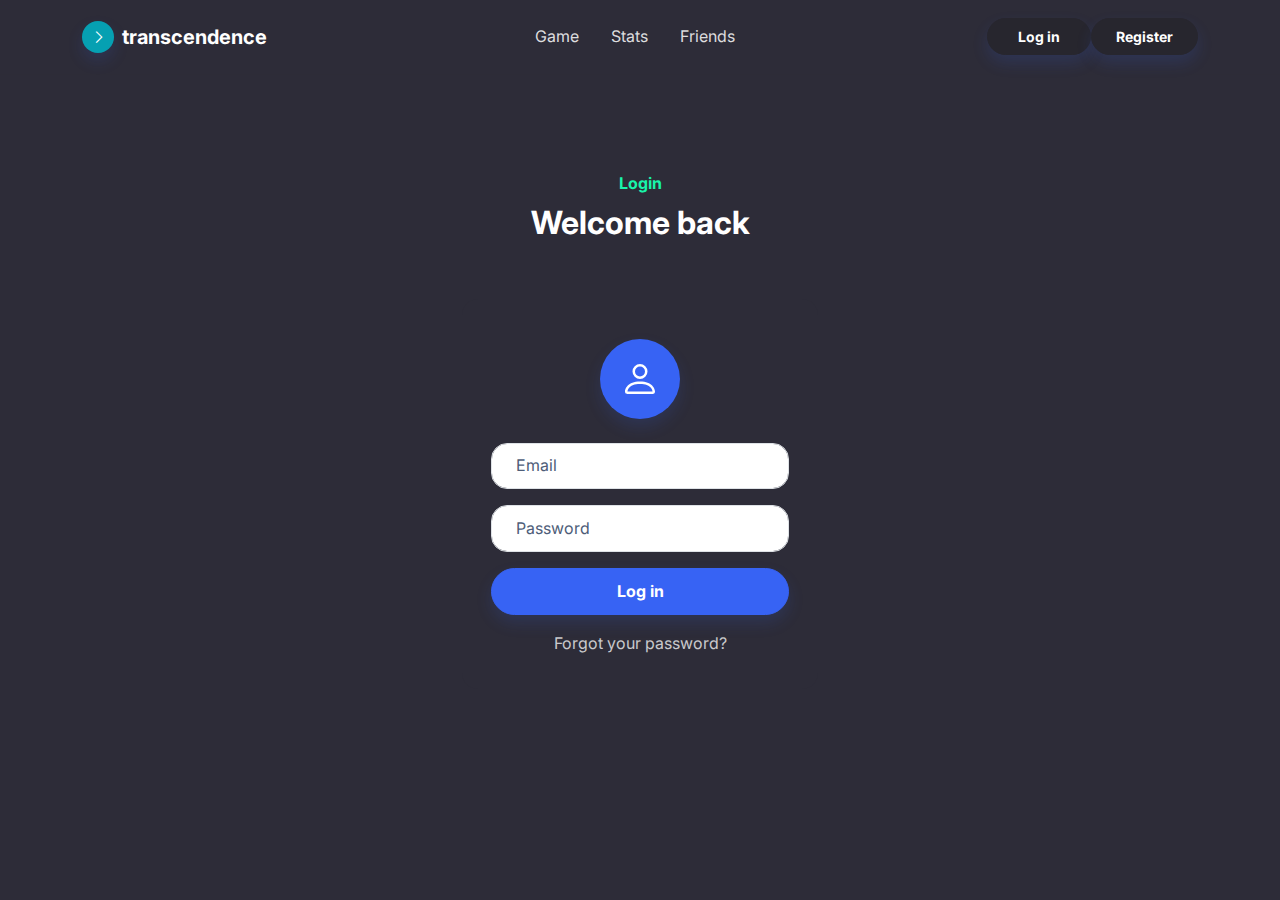
<file: pong/login.html>
<!DOCTYPE html>
<html data-bs-theme="light" lang="en">

<head>
    <meta charset="utf-8">
    <meta name="viewport" content="width=device-width, initial-scale=1.0, shrink-to-fit=no">
    <title>Log in - transcendence</title>
    <link rel="stylesheet" href="assets/bootstrap/css/bootstrap.min.css">
    <link rel="stylesheet" href="https://fonts.googleapis.com/css?family=Inter:300italic,400italic,600italic,700italic,800italic,400,300,600,700,800&amp;display=swap">
    <link rel="stylesheet" href="assets/fonts/line-awesome.min.css">
    <link rel="stylesheet" href="assets/css/animate.min.css">
</head>

<body>
    <nav class="navbar navbar-expand-md sticky-top py-3 navbar-dark" id="mainNav">
        <div class="container"><a class="navbar-brand d-flex align-items-center" href="/"><span class="bs-icon-sm bs-icon-circle bs-icon-primary text-bg-info shadow d-flex justify-content-center align-items-center me-2 bs-icon"><i class="la la-angle-right"></i></span><span>transcendence</span></a><button data-bs-toggle="collapse" class="navbar-toggler" data-bs-target="#navcol-1"><span class="visually-hidden">Toggle navigation</span><span class="navbar-toggler-icon"></span></button>
            <div class="collapse navbar-collapse" id="navcol-1">
                <ul class="navbar-nav mx-auto">
                    <li class="nav-item"><a class="nav-link" href="index.html">Game</a></li>
                    <li class="nav-item"></li>
                    <li class="nav-item"></li>
                    <li class="nav-item"><a class="nav-link" href="statistics.html">Stats</a></li>
                    <li class="nav-item"><a class="nav-link" href="friends.html">Friends</a></li>
                </ul><a class="btn btn-dark btn-sm shadow" role="button" data-bss-hover-animate="pulse" href="login.html">&nbsp; Log in&nbsp;&nbsp;</a><a class="btn btn-dark btn-sm shadow" role="button" data-bss-hover-animate="pulse" href="signup.html">Register</a>
            </div>
        </div>
    </nav>
    <section class="py-5">
        <div class="container py-5">
            <div class="row mb-4 mb-lg-5">
                <div class="col-md-8 col-xl-6 text-center mx-auto">
                    <p class="fw-bold text-success mb-2">Login</p>
                    <h2 class="fw-bold">Welcome back</h2>
                </div>
            </div>
            <div class="row d-flex justify-content-center">
                <div class="col-md-6 col-xl-4">
                    <div class="card">
                        <div class="card-body text-center d-flex flex-column align-items-center">
                            <div class="bs-icon-xl bs-icon-circle bs-icon-primary shadow bs-icon my-4"><svg xmlns="http://www.w3.org/2000/svg" width="1em" height="1em" fill="currentColor" viewBox="0 0 16 16" class="bi bi-person">
                                    <path d="M8 8a3 3 0 1 0 0-6 3 3 0 0 0 0 6m2-3a2 2 0 1 1-4 0 2 2 0 0 1 4 0m4 8c0 1-1 1-1 1H3s-1 0-1-1 1-4 6-4 6 3 6 4m-1-.004c-.001-.246-.154-.986-.832-1.664C11.516 10.68 10.289 10 8 10c-2.29 0-3.516.68-4.168 1.332-.678.678-.83 1.418-.832 1.664z"></path>
                                </svg></div>
                            <form method="post">
                                <div class="mb-3"><input class="form-control" type="email" name="email" placeholder="Email"></div>
                                <div class="mb-3"><input class="form-control" type="password" name="password" placeholder="Password"></div>
                                <div class="mb-3"><button class="btn btn-primary shadow d-block w-100" type="submit">Log in</button></div>
                                <p class="text-muted">Forgot your password?</p>
                            </form>
                        </div>
                    </div>
                </div>
            </div>
        </div>
    </section>
    <footer class="bg-dark"></footer>
    <script src="assets/bootstrap/js/bootstrap.min.js"></script>
    <script src="assets/js/bs-init.js"></script>
    <script src="assets/js/bold-and-dark.js"></script>
</body>

</html>
</file>
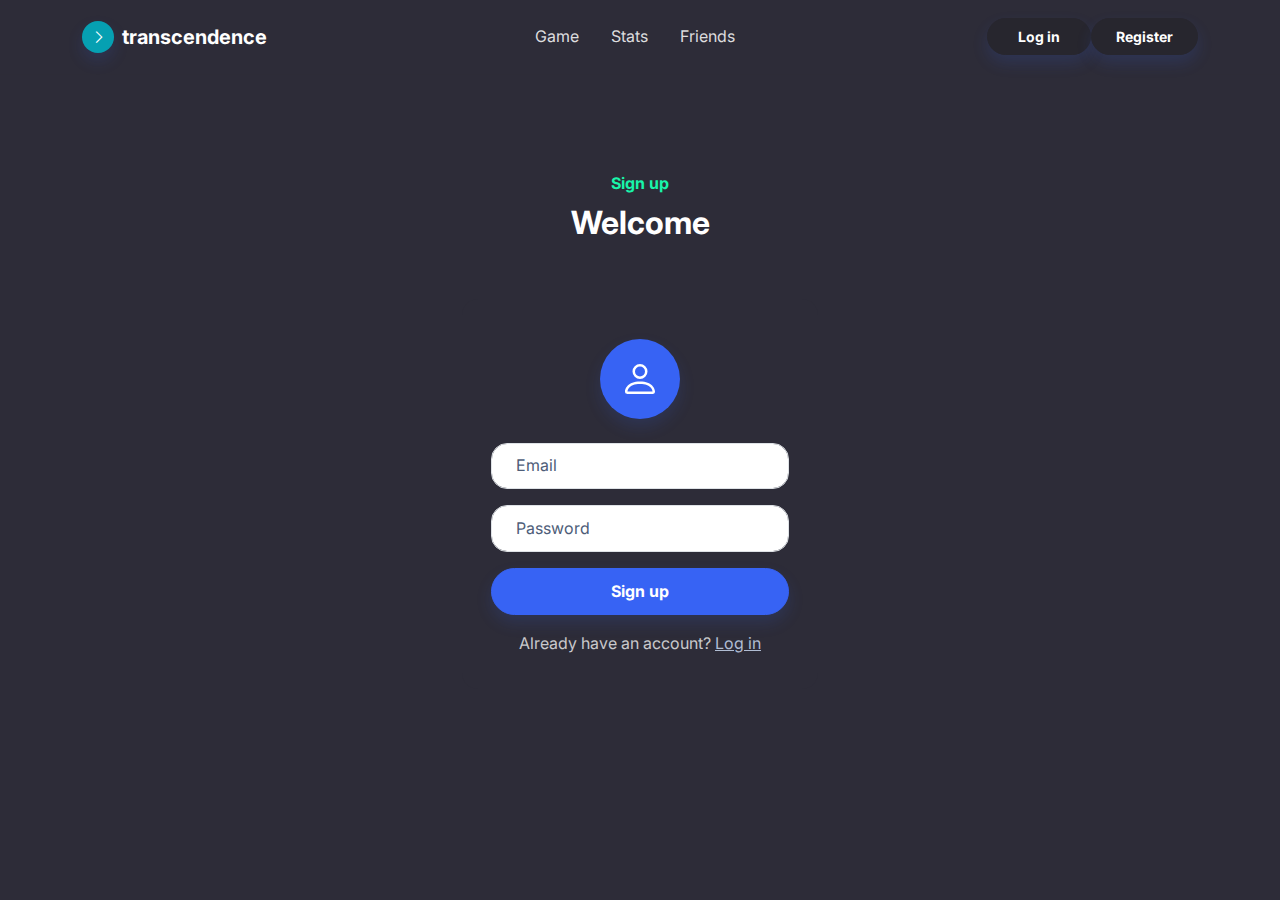
<file: pong/signup.html>
<!DOCTYPE html>
<html data-bs-theme="light" lang="en">

<head>
    <meta charset="utf-8">
    <meta name="viewport" content="width=device-width, initial-scale=1.0, shrink-to-fit=no">
    <title>Sign up - transcendence</title>
    <link rel="stylesheet" href="assets/bootstrap/css/bootstrap.min.css">
    <link rel="stylesheet" href="https://fonts.googleapis.com/css?family=Inter:300italic,400italic,600italic,700italic,800italic,400,300,600,700,800&amp;display=swap">
    <link rel="stylesheet" href="assets/fonts/line-awesome.min.css">
    <link rel="stylesheet" href="assets/css/animate.min.css">
</head>

<body>
    <nav class="navbar navbar-expand-md sticky-top py-3 navbar-dark" id="mainNav">
        <div class="container"><a class="navbar-brand d-flex align-items-center" href="/"><span class="bs-icon-sm bs-icon-circle bs-icon-primary text-bg-info shadow d-flex justify-content-center align-items-center me-2 bs-icon"><i class="la la-angle-right"></i></span><span>transcendence</span></a><button data-bs-toggle="collapse" class="navbar-toggler" data-bs-target="#navcol-1"><span class="visually-hidden">Toggle navigation</span><span class="navbar-toggler-icon"></span></button>
            <div class="collapse navbar-collapse" id="navcol-1">
                <ul class="navbar-nav mx-auto">
                    <li class="nav-item"><a class="nav-link" href="index.html">Game</a></li>
                    <li class="nav-item"></li>
                    <li class="nav-item"></li>
                    <li class="nav-item"><a class="nav-link" href="statistics.html">Stats</a></li>
                    <li class="nav-item"><a class="nav-link" href="friends.html">Friends</a></li>
                </ul><a class="btn btn-dark btn-sm shadow" role="button" data-bss-hover-animate="pulse" href="login.html">&nbsp; Log in&nbsp;&nbsp;</a><a class="btn btn-dark btn-sm shadow" role="button" data-bss-hover-animate="pulse" href="signup.html">Register</a>
            </div>
        </div>
    </nav>
    <section class="py-5">
        <div class="container py-5">
            <div class="row mb-4 mb-lg-5">
                <div class="col-md-8 col-xl-6 text-center mx-auto">
                    <p class="fw-bold text-success mb-2">Sign up</p>
                    <h2 class="fw-bold">Welcome</h2>
                </div>
            </div>
            <div class="row d-flex justify-content-center">
                <div class="col-md-6 col-xl-4">
                    <div class="card">
                        <div class="card-body text-center d-flex flex-column align-items-center">
                            <div class="bs-icon-xl bs-icon-circle bs-icon-primary shadow bs-icon my-4"><svg xmlns="http://www.w3.org/2000/svg" width="1em" height="1em" fill="currentColor" viewBox="0 0 16 16" class="bi bi-person">
                                    <path d="M8 8a3 3 0 1 0 0-6 3 3 0 0 0 0 6m2-3a2 2 0 1 1-4 0 2 2 0 0 1 4 0m4 8c0 1-1 1-1 1H3s-1 0-1-1 1-4 6-4 6 3 6 4m-1-.004c-.001-.246-.154-.986-.832-1.664C11.516 10.68 10.289 10 8 10c-2.29 0-3.516.68-4.168 1.332-.678.678-.83 1.418-.832 1.664z"></path>
                                </svg></div>
                            <form method="post">
                                <div class="mb-3"><input class="form-control" type="email" name="email" placeholder="Email"></div>
                                <div class="mb-3"><input class="form-control" type="password" name="password" placeholder="Password"></div>
                                <div class="mb-3"><button class="btn btn-primary shadow d-block w-100" type="submit">Sign up</button></div>
                                <p class="text-muted">Already have an account?&nbsp;<a href="login.html">Log in</a></p>
                            </form>
                        </div>
                    </div>
                </div>
            </div>
        </div>
    </section>
    <footer class="bg-dark"></footer>
    <script src="assets/bootstrap/js/bootstrap.min.js"></script>
    <script src="assets/js/bs-init.js"></script>
    <script src="assets/js/bold-and-dark.js"></script>
</body>

</html>
</file>
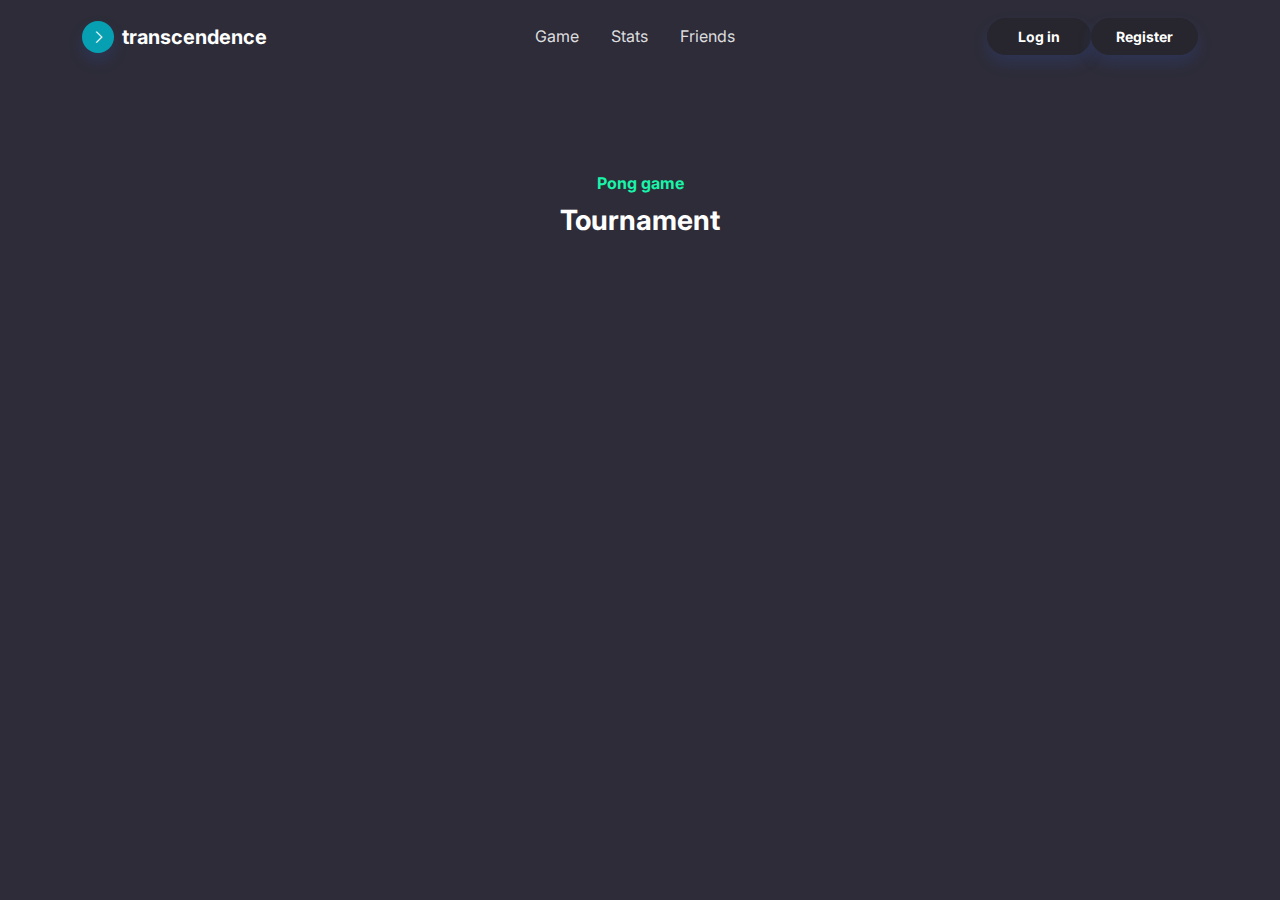
<file: pong/tournament.html>
<!DOCTYPE html>
<html data-bs-theme="light" lang="en">

<head>
    <meta charset="utf-8">
    <meta name="viewport" content="width=device-width, initial-scale=1.0, shrink-to-fit=no">
    <title>Services - transcendence</title>
    <link rel="stylesheet" href="assets/bootstrap/css/bootstrap.min.css">
    <link rel="stylesheet" href="https://fonts.googleapis.com/css?family=Inter:300italic,400italic,600italic,700italic,800italic,400,300,600,700,800&amp;display=swap">
    <link rel="stylesheet" href="assets/fonts/line-awesome.min.css">
    <link rel="stylesheet" href="assets/css/animate.min.css">
</head>

<body>
    <nav class="navbar navbar-expand-md sticky-top py-3 navbar-dark" id="mainNav">
        <div class="container"><a class="navbar-brand d-flex align-items-center" href="/"><span class="bs-icon-sm bs-icon-circle bs-icon-primary text-bg-info shadow d-flex justify-content-center align-items-center me-2 bs-icon"><i class="la la-angle-right"></i></span><span>transcendence</span></a><button data-bs-toggle="collapse" class="navbar-toggler" data-bs-target="#navcol-1"><span class="visually-hidden">Toggle navigation</span><span class="navbar-toggler-icon"></span></button>
            <div class="collapse navbar-collapse" id="navcol-1">
                <ul class="navbar-nav mx-auto">
                    <li class="nav-item"><a class="nav-link" href="index.html">Game</a></li>
                    <li class="nav-item"></li>
                    <li class="nav-item"></li>
                    <li class="nav-item"><a class="nav-link" href="statistics.html">Stats</a></li>
                    <li class="nav-item"><a class="nav-link" href="friends.html">Friends</a></li>
                </ul><a class="btn btn-dark btn-sm shadow" role="button" data-bss-hover-animate="pulse" href="login.html">&nbsp; Log in&nbsp;&nbsp;</a><a class="btn btn-dark btn-sm shadow" role="button" data-bss-hover-animate="pulse" href="signup.html">Register</a>
            </div>
        </div>
    </nav>
    <section class="py-5">
        <div class="container py-5">
            <div class="row mb-4 mb-lg-5">
                <div class="col-md-8 col-xl-6 text-center mx-auto">
                    <p class="fw-bold text-success mb-2">Pong game</p>
                    <h3 class="fw-bold">Tournament</h3>
                </div>
            </div>
        </div>
    </section>
    <footer class="bg-dark"></footer>
    <script src="assets/bootstrap/js/bootstrap.min.js"></script>
    <script src="assets/js/bs-init.js"></script>
    <script src="assets/js/bold-and-dark.js"></script>
</body>

</html>
</file>
<file: pong/assets/fonts/line-awesome.min.css>
/*!
 *  Line Awesome 1.1.0 by @icons_8 - https://icons8.com/line-awesome
 *  License - https://icons8.com/good-boy-license/ (Font: SIL OFL 1.1, CSS: MIT License)
 *
 * Made with love by Icons8 [ https://icons8.com/ ] using FontCustom [ https://github.com/FontCustom/fontcustom ]
 *
 * Contacts:
 *    [ https://icons8.com/contact ]
 *
 * Follow Icon8 on
 *    Twitter [ https://twitter.com/icons_8 ]
 *    Facebook [ https://www.facebook.com/Icons8 ]
 *    Google+ [ https://plus.google.com/+Icons8 ]
 *    GitHub [ https://github.com/icons8 ]
 */.la,.la-stack{display:inline-block}.la-fw,.la-li{text-align:center}@font-face{font-family:LineAwesome;src:url(../fonts/line-awesome.eot?v=1.1.);src:url(../fonts/line-awesome.eot??v=1.1.#iefix) format("embedded-opentype"),url(../fonts/line-awesome.woff2?v=1.1.) format("woff2"),url(../fonts/line-awesome.woff?v=1.1.) format("woff"),url(../fonts/line-awesome.ttf?v=1.1.) format("truetype"),url(../fonts/line-awesome.svg?v=1.1.#fa) format("svg");font-weight:400;font-style:normal}@media screen and (-webkit-min-device-pixel-ratio:0){@font-face{font-family:LineAwesome;src:url(../fonts/line-awesome.svg?v=1.1.#fa) format("svg")}}.la{font:normal normal normal 16px/1 LineAwesome;font-size:inherit;text-decoration:inherit;text-rendering:optimizeLegibility;text-transform:none;-moz-osx-font-smoothing:grayscale;-webkit-font-smoothing:antialiased;font-smoothing:antialiased}.la-lg{font-size:1.33333333em;line-height:.75em;vertical-align:-15%}.la-2x{font-size:2em}.la-3x{font-size:3em}.la-4x{font-size:4em}.la-5x{font-size:5em}.la-fw{width:1.28571429em}.la-ul{padding-left:0;margin-left:2.14285714em;list-style-type:none}.la-ul>li{position:relative}.la-li{position:absolute;left:-2.14285714em;width:2.14285714em;top:.14285714em}.la-li.la-lg{left:-1.85714286em}.la-border{padding:.2em .25em .15em;border:.08em solid #eee;border-radius:.1em}.pull-right{float:right}.pull-left{float:left}.li.pull-left{margin-right:.3em}.li.pull-right{margin-left:.3em}.la-spin{-webkit-animation:fa-spin 2s infinite linear;animation:fa-spin 2s infinite linear}@-webkit-keyframes fa-spin{0%{-webkit-transform:rotate(0);transform:rotate(0)}100%{-webkit-transform:rotate(359deg);transform:rotate(359deg)}}@keyframes fa-spin{0%{-webkit-transform:rotate(0);transform:rotate(0)}100%{-webkit-transform:rotate(359deg);transform:rotate(359deg)}}.la-rotate-90{filter:progid:DXImageTransform.Microsoft.BasicImage(rotation=1);-webkit-transform:rotate(90deg);-ms-transform:rotate(90deg);transform:rotate(90deg)}.la-rotate-180{filter:progid:DXImageTransform.Microsoft.BasicImage(rotation=2);-webkit-transform:rotate(180deg);-ms-transform:rotate(180deg);transform:rotate(180deg)}.la-rotate-270{filter:progid:DXImageTransform.Microsoft.BasicImage(rotation=3);-webkit-transform:rotate(270deg);-ms-transform:rotate(270deg);transform:rotate(270deg)}.la-flip-horizontal{filter:progid:DXImageTransform.Microsoft.BasicImage(rotation=0, mirror=1);-webkit-transform:scale(-1,1);-ms-transform:scale(-1,1);transform:scale(-1,1)}.la-flip-vertical{filter:progid:DXImageTransform.Microsoft.BasicImage(rotation=2, mirror=1);-webkit-transform:scale(1,-1);-ms-transform:scale(1,-1);transform:scale(1,-1)}:root .la-flip-horizontal,:root .la-flip-vertical,:root .la-rotate-180,:root .la-rotate-270,:root .la-rotate-90{filter:none}.la-stack{position:relative;width:2em;height:2em;line-height:2em;vertical-align:middle}.la-stack-1x,.la-stack-2x{position:absolute;left:0;width:100%;text-align:center}.la-stack-1x{line-height:inherit}.la-stack-2x{font-size:2em}.la-inverse{color:#fff}.la-500px:before{content:"\f100"}.la-adjust:before{content:"\f101"}.la-adn:before{content:"\f102"}.la-align-center:before{content:"\f103"}.la-align-justify:before{content:"\f104"}.la-align-left:before{content:"\f105"}.la-align-right:before{content:"\f106"}.la-amazon:before{content:"\f107"}.la-ambulance:before{content:"\f108"}.la-anchor:before{content:"\f109"}.la-android:before{content:"\f10a"}.la-angellist:before{content:"\f10b"}.la-angle-double-down:before{content:"\f10c"}.la-angle-double-left:before{content:"\f10d"}.la-angle-double-right:before{content:"\f10e"}.la-angle-double-up:before{content:"\f10f"}.la-angle-down:before{content:"\f110"}.la-angle-left:before{content:"\f111"}.la-angle-right:before{content:"\f112"}.la-angle-up:before{content:"\f113"}.la-apple:before{content:"\f114"}.la-archive:before{content:"\f115"}.la-area-chart:before{content:"\f116"}.la-arrow-circle-down:before{content:"\f117"}.la-arrow-circle-left:before{content:"\f118"}.la-arrow-circle-o-down:before{content:"\f119"}.la-arrow-circle-o-left:before{content:"\f11a"}.la-arrow-circle-o-right:before{content:"\f11b"}.la-arrow-circle-o-up:before{content:"\f11c"}.la-arrow-circle-right:before{content:"\f11d"}.la-arrow-circle-up:before{content:"\f11e"}.la-arrow-down:before{content:"\f11f"}.la-arrow-left:before{content:"\f120"}.la-arrow-right:before{content:"\f121"}.la-arrow-up:before{content:"\f122"}.la-arrows:before{content:"\f123"}.la-arrows-alt:before{content:"\f124"}.la-arrows-h:before{content:"\f125"}.la-arrows-v:before{content:"\f126"}.la-asterisk:before{content:"\f127"}.la-at:before{content:"\f128"}.la-automobile:before{content:"\f129"}.la-backward:before{content:"\f12a"}.la-balance-scale:before{content:"\f12b"}.la-ban:before{content:"\f12c"}.la-bank:before{content:"\f12d"}.la-bar-chart:before{content:"\f12e"}.la-bar-chart-o:before{content:"\f12f"}.la-barcode:before{content:"\f130"}.la-bars:before{content:"\f131"}.la-battery-0:before{content:"\f132"}.la-battery-1:before{content:"\f133"}.la-battery-2:before{content:"\f134"}.la-battery-3:before{content:"\f135"}.la-battery-4:before{content:"\f136"}.la-battery-empty:before{content:"\f137"}.la-battery-full:before{content:"\f138"}.la-battery-half:before{content:"\f139"}.la-battery-quarter:before{content:"\f13a"}.la-battery-three-quarters:before{content:"\f13b"}.la-bed:before{content:"\f13c"}.la-beer:before{content:"\f13d"}.la-behance:before{content:"\f13e"}.la-behance-square:before{content:"\f13f"}.la-bell:before{content:"\f140"}.la-bell-o:before{content:"\f141"}.la-bell-slash:before{content:"\f142"}.la-bell-slash-o:before{content:"\f143"}.la-bicycle:before{content:"\f144"}.la-binoculars:before{content:"\f145"}.la-birthday-cake:before{content:"\f146"}.la-bitbucket:before{content:"\f147"}.la-bitbucket-square:before{content:"\f148"}.la-bitcoin:before{content:"\f149"}.la-black-tie:before{content:"\f14a"}.la-bold:before{content:"\f14b"}.la-bolt:before{content:"\f14c"}.la-bomb:before{content:"\f14d"}.la-book:before{content:"\f14e"}.la-bookmark:before{content:"\f14f"}.la-bookmark-o:before{content:"\f150"}.la-briefcase:before{content:"\f151"}.la-btc:before{content:"\f152"}.la-bug:before{content:"\f153"}.la-building:before{content:"\f154"}.la-building-o:before{content:"\f155"}.la-bullhorn:before{content:"\f156"}.la-bullseye:before{content:"\f157"}.la-bus:before{content:"\f158"}.la-buysellads:before{content:"\f159"}.la-cab:before{content:"\f15a"}.la-calculator:before{content:"\f15b"}.la-calendar:before{content:"\f15c"}.la-calendar-check-o:before{content:"\f15d"}.la-calendar-minus-o:before{content:"\f15e"}.la-calendar-o:before{content:"\f15f"}.la-calendar-plus-o:before{content:"\f160"}.la-calendar-times-o:before{content:"\f161"}.la-camera:before{content:"\f162"}.la-camera-retro:before{content:"\f163"}.la-car:before{content:"\f164"}.la-caret-down:before{content:"\f165"}.la-caret-left:before{content:"\f166"}.la-caret-right:before{content:"\f167"}.la-caret-square-o-down:before,.la-toggle-down:before{content:"\f168"}.la-caret-square-o-left:before,.la-toggle-left:before{content:"\f169"}.la-caret-square-o-right:before,.la-toggle-right:before{content:"\f16a"}.la-caret-square-o-up:before,.la-toggle-up:before{content:"\f16b"}.la-caret-up:before{content:"\f16c"}.la-cart-arrow-down:before{content:"\f16d"}.la-cart-plus:before{content:"\f16e"}.la-cc:before{content:"\f16f"}.la-cc-amex:before{content:"\f170"}.la-cc-diners-club:before{content:"\f171"}.la-cc-discover:before{content:"\f172"}.la-cc-jcb:before{content:"\f173"}.la-cc-mastercard:before{content:"\f174"}.la-cc-paypal:before{content:"\f175"}.la-cc-stripe:before{content:"\f176"}.la-cc-visa:before{content:"\f177"}.la-certificate:before{content:"\f178"}.la-chain:before{content:"\f179"}.la-chain-broken:before{content:"\f17a"}.la-check:before{content:"\f17b"}.la-check-circle:before{content:"\f17c"}.la-check-circle-o:before{content:"\f17d"}.la-check-square:before{content:"\f17e"}.la-check-square-o:before{content:"\f17f"}.la-chevron-circle-down:before{content:"\f180"}.la-chevron-circle-left:before{content:"\f181"}.la-chevron-circle-right:before{content:"\f182"}.la-chevron-circle-up:before{content:"\f183"}.la-chevron-down:before{content:"\f184"}.la-chevron-left:before{content:"\f185"}.la-chevron-right:before{content:"\f186"}.la-chevron-up:before{content:"\f187"}.la-child:before{content:"\f188"}.la-chrome:before{content:"\f189"}.la-circle:before{content:"\f18a"}.la-circle-o:before{content:"\f18b"}.la-circle-o-notch:before{content:"\f18c"}.la-circle-thin:before{content:"\f18d"}.la-clipboard:before{content:"\f18e"}.la-clock-o:before{content:"\f18f"}.la-clone:before{content:"\f190"}.la-close:before{content:"\f191"}.la-cloud:before{content:"\f192"}.la-cloud-download:before{content:"\f193"}.la-cloud-upload:before{content:"\f194"}.la-cny:before{content:"\f195"}.la-code:before{content:"\f196"}.la-code-fork:before{content:"\f197"}.la-codepen:before{content:"\f198"}.la-coffee:before{content:"\f199"}.la-cog:before{content:"\f19a"}.la-cogs:before{content:"\f19b"}.la-columns:before{content:"\f19c"}.la-comment:before{content:"\f19d"}.la-comment-o:before{content:"\f19e"}.la-commenting:before{content:"\f19f"}.la-commenting-o:before{content:"\f1a0"}.la-comments:before{content:"\f1a1"}.la-comments-o:before{content:"\f1a2"}.la-compass:before{content:"\f1a3"}.la-compress:before{content:"\f1a4"}.la-connectdevelop:before{content:"\f1a5"}.la-contao:before{content:"\f1a6"}.la-copy:before{content:"\f1a7"}.la-copyright:before{content:"\f1a8"}.la-creative-commons:before{content:"\f1a9"}.la-credit-card:before{content:"\f1aa"}.la-crop:before{content:"\f1ab"}.la-crosshairs:before{content:"\f1ac"}.la-css3:before{content:"\f1ad"}.la-cube:before{content:"\f1ae"}.la-cubes:before{content:"\f1af"}.la-cut:before{content:"\f1b0"}.la-cutlery:before{content:"\f1b1"}.la-dashboard:before{content:"\f1b2"}.la-dashcube:before{content:"\f1b3"}.la-database:before{content:"\f1b4"}.la-dedent:before{content:"\f1b5"}.la-delicious:before{content:"\f1b6"}.la-desktop:before{content:"\f1b7"}.la-deviantart:before{content:"\f1b8"}.la-diamond:before{content:"\f1b9"}.la-digg:before{content:"\f1ba"}.la-dollar:before{content:"\f1bb"}.la-dot-circle-o:before{content:"\f1bc"}.la-download:before{content:"\f1bd"}.la-dribbble:before{content:"\f1be"}.la-dropbox:before{content:"\f1bf"}.la-drupal:before{content:"\f1c0"}.la-edit:before{content:"\f1c1"}.la-eject:before{content:"\f1c2"}.la-ellipsis-h:before{content:"\f1c3"}.la-ellipsis-v:before{content:"\f1c4"}.la-empire:before,.la-ge:before{content:"\f1c5"}.la-envelope:before{content:"\f1c6"}.la-envelope-o:before{content:"\f1c7"}.la-envelope-square:before{content:"\f1c8"}.la-eraser:before{content:"\f1c9"}.la-eur:before{content:"\f1ca"}.la-euro:before{content:"\f1cb"}.la-exchange:before{content:"\f1cc"}.la-exclamation:before{content:"\f1cd"}.la-exclamation-circle:before{content:"\f1ce"}.la-exclamation-triangle:before{content:"\f1cf"}.la-expand:before{content:"\f1d0"}.la-expeditedssl:before{content:"\f1d1"}.la-external-link:before{content:"\f1d2"}.la-external-link-square:before{content:"\f1d3"}.la-eye:before{content:"\f1d4"}.la-eye-slash:before{content:"\f1d5"}.la-eyedropper:before{content:"\f1d6"}.la-facebook-f:before,.la-facebook:before{content:"\f1d7"}.la-facebook-official:before{content:"\f1d8"}.la-facebook-square:before{content:"\f1d9"}.la-fast-backward:before{content:"\f1da"}.la-fast-forward:before{content:"\f1db"}.la-fax:before{content:"\f1dc"}.la-female:before{content:"\f1dd"}.la-fighter-jet:before{content:"\f1de"}.la-file:before{content:"\f1df"}.la-file-archive-o:before{content:"\f1e0"}.la-file-audio-o:before{content:"\f1e1"}.la-file-code-o:before{content:"\f1e2"}.la-file-excel-o:before{content:"\f1e3"}.la-file-image-o:before{content:"\f1e4"}.la-file-movie-o:before{content:"\f1e5"}.la-file-o:before{content:"\f1e6"}.la-file-pdf-o:before{content:"\f1e7"}.la-file-photo-o:before{content:"\f1e8"}.la-file-picture-o:before{content:"\f1e9"}.la-file-powerpoint-o:before{content:"\f1ea"}.la-file-sound-o:before{content:"\f1eb"}.la-file-text:before{content:"\f1ec"}.la-file-text-o:before{content:"\f1ed"}.la-file-video-o:before{content:"\f1ee"}.la-file-word-o:before{content:"\f1ef"}.la-file-zip-o:before{content:"\f1f0"}.la-files-o:before{content:"\f1f1"}.la-film:before{content:"\f1f2"}.la-filter:before{content:"\f1f3"}.la-fire:before{content:"\f1f4"}.la-fire-extinguisher:before{content:"\f1f5"}.la-firefox:before{content:"\f1f6"}.la-flag:before{content:"\f1f7"}.la-flag-checkered:before{content:"\f1f8"}.la-flag-o:before{content:"\f1f9"}.la-flash:before{content:"\f1fa"}.la-flask:before{content:"\f1fb"}.la-flickr:before{content:"\f1fc"}.la-floppy-o:before{content:"\f1fd"}.la-folder:before{content:"\f1fe"}.la-folder-o:before{content:"\f1ff"}.la-folder-open:before{content:"\f200"}.la-folder-open-o:before{content:"\f201"}.la-font:before{content:"\f202"}.la-fonticons:before{content:"\f203"}.la-forumbee:before{content:"\f204"}.la-forward:before{content:"\f205"}.la-foursquare:before{content:"\f206"}.la-frown-o:before{content:"\f207"}.la-futbol-o:before,.la-soccer-ball-o:before{content:"\f208"}.la-gamepad:before{content:"\f209"}.la-gavel:before{content:"\f20a"}.la-gbp:before{content:"\f20b"}.la-gear:before{content:"\f20c"}.la-gears:before{content:"\f20d"}.la-genderless:before{content:"\f20e"}.la-get-pocket:before{content:"\f20f"}.la-gg:before{content:"\f210"}.la-gg-circle:before{content:"\f211"}.la-gift:before{content:"\f212"}.la-git:before{content:"\f213"}.la-git-square:before{content:"\f214"}.la-github:before{content:"\f215"}.la-github-alt:before{content:"\f216"}.la-github-square:before{content:"\f217"}.la-glass:before{content:"\f218"}.la-globe:before{content:"\f219"}.la-google:before{content:"\f21a"}.la-google-plus:before{content:"\f21b"}.la-google-plus-square:before{content:"\f21c"}.la-google-wallet:before{content:"\f21d"}.la-graduation-cap:before{content:"\f21e"}.la-gittip:before,.la-gratipay:before{content:"\f21f"}.la-group:before{content:"\f220"}.la-h-square:before{content:"\f221"}.la-hacker-news:before{content:"\f222"}.la-hand-grab-o:before{content:"\f223"}.la-hand-lizard-o:before{content:"\f224"}.la-hand-o-down:before{content:"\f225"}.la-hand-o-left:before{content:"\f226"}.la-hand-o-right:before{content:"\f227"}.la-hand-o-up:before{content:"\f228"}.la-hand-paper-o:before{content:"\f229"}.la-hand-peace-o:before{content:"\f22a"}.la-hand-pointer-o:before{content:"\f22b"}.la-hand-rock-o:before{content:"\f22c"}.la-hand-scissors-o:before{content:"\f22d"}.la-hand-spock-o:before{content:"\f22e"}.la-hand-stop-o:before{content:"\f22f"}.la-hdd-o:before{content:"\f230"}.la-header:before{content:"\f231"}.la-headphones:before{content:"\f232"}.la-heart:before{content:"\f233"}.la-heart-o:before{content:"\f234"}.la-heartbeat:before{content:"\f235"}.la-history:before{content:"\f236"}.la-home:before{content:"\f237"}.la-hospital-o:before{content:"\f238"}.la-hotel:before{content:"\f239"}.la-hourglass:before{content:"\f23a"}.la-hourglass-1:before{content:"\f23b"}.la-hourglass-2:before{content:"\f23c"}.la-hourglass-3:before{content:"\f23d"}.la-hourglass-end:before{content:"\f23e"}.la-hourglass-half:before{content:"\f23f"}.la-hourglass-o:before{content:"\f240"}.la-hourglass-start:before{content:"\f241"}.la-houzz:before{content:"\f242"}.la-html5:before{content:"\f243"}.la-i-cursor:before{content:"\f244"}.la-ils:before{content:"\f245"}.la-image:before{content:"\f246"}.la-inbox:before{content:"\f247"}.la-indent:before{content:"\f248"}.la-industry:before{content:"\f249"}.la-info:before{content:"\f24a"}.la-info-circle:before{content:"\f24b"}.la-inr:before{content:"\f24c"}.la-instagram:before{content:"\f24d"}.la-institution:before{content:"\f24e"}.la-internet-explorer:before{content:"\f24f"}.la-ioxhost:before{content:"\f250"}.la-italic:before{content:"\f251"}.la-joomla:before{content:"\f252"}.la-jpy:before{content:"\f253"}.la-jsfiddle:before{content:"\f254"}.la-key:before{content:"\f255"}.la-keyboard-o:before{content:"\f256"}.la-krw:before{content:"\f257"}.la-language:before{content:"\f258"}.la-laptop:before{content:"\f259"}.la-lastfm:before{content:"\f25a"}.la-lastfm-square:before{content:"\f25b"}.la-leaf:before{content:"\f25c"}.la-leanpub:before{content:"\f25d"}.la-legal:before{content:"\f25e"}.la-lemon-o:before{content:"\f25f"}.la-level-down:before{content:"\f260"}.la-level-up:before{content:"\f261"}.la-life-bouy:before{content:"\f262"}.la-life-buoy:before{content:"\f263"}.la-life-ring:before,.la-support:before{content:"\f264"}.la-life-saver:before{content:"\f265"}.la-lightbulb-o:before{content:"\f266"}.la-line-chart:before{content:"\f267"}.la-link:before{content:"\f268"}.la-linkedin:before{content:"\f269"}.la-linkedin-square:before{content:"\f26a"}.la-linux:before{content:"\f26b"}.la-list:before{content:"\f26c"}.la-list-alt:before{content:"\f26d"}.la-list-ol:before{content:"\f26e"}.la-list-ul:before{content:"\f26f"}.la-location-arrow:before{content:"\f270"}.la-lock:before{content:"\f271"}.la-long-arrow-down:before{content:"\f272"}.la-long-arrow-left:before{content:"\f273"}.la-long-arrow-right:before{content:"\f274"}.la-long-arrow-up:before{content:"\f275"}.la-magic:before{content:"\f276"}.la-magnet:before{content:"\f277"}.la-mail-forward:before{content:"\f278"}.la-mail-reply:before{content:"\f279"}.la-mail-reply-all:before{content:"\f27a"}.la-male:before{content:"\f27b"}.la-map:before{content:"\f27c"}.la-map-marker:before{content:"\f27d"}.la-map-o:before{content:"\f27e"}.la-map-pin:before{content:"\f27f"}.la-map-signs:before{content:"\f280"}.la-mars:before{content:"\f281"}.la-mars-double:before{content:"\f282"}.la-mars-stroke:before{content:"\f283"}.la-mars-stroke-h:before{content:"\f284"}.la-mars-stroke-v:before{content:"\f285"}.la-maxcdn:before{content:"\f286"}.la-meanpath:before{content:"\f287"}.la-medium:before{content:"\f288"}.la-medkit:before{content:"\f289"}.la-meh-o:before{content:"\f28a"}.la-mercury:before{content:"\f28b"}.la-microphone:before{content:"\f28c"}.la-microphone-slash:before{content:"\f28d"}.la-minus:before{content:"\f28e"}.la-minus-circle:before{content:"\f28f"}.la-minus-square:before{content:"\f290"}.la-minus-square-o:before{content:"\f291"}.la-mobile:before{content:"\f292"}.la-mobile-phone:before{content:"\f293"}.la-money:before{content:"\f294"}.la-moon-o:before{content:"\f295"}.la-mortar-board:before{content:"\f296"}.la-motorcycle:before{content:"\f297"}.la-mouse-pointer:before{content:"\f298"}.la-music:before{content:"\f299"}.la-navicon:before{content:"\f29a"}.la-neuter:before{content:"\f29b"}.la-newspaper-o:before{content:"\f29c"}.la-object-group:before{content:"\f29d"}.la-object-ungroup:before{content:"\f29e"}.la-odnoklassniki:before{content:"\f29f"}.la-odnoklassniki-square:before{content:"\f2a0"}.la-opencart:before{content:"\f2a1"}.la-openid:before{content:"\f2a2"}.la-opera:before{content:"\f2a3"}.la-optin-monster:before{content:"\f2a4"}.la-outdent:before{content:"\f2a5"}.la-pagelines:before{content:"\f2a6"}.la-paint-brush:before{content:"\f2a7"}.la-paper-plane:before,.la-send:before{content:"\f2a8"}.la-paper-plane-o:before,.la-send-o:before{content:"\f2a9"}.la-paperclip:before{content:"\f2aa"}.la-paragraph:before{content:"\f2ab"}.la-paste:before{content:"\f2ac"}.la-pause:before{content:"\f2ad"}.la-paw:before{content:"\f2ae"}.la-paypal:before{content:"\f2af"}.la-pencil:before{content:"\f2b0"}.la-pencil-square:before{content:"\f2b1"}.la-pencil-square-o:before{content:"\f2b2"}.la-phone:before{content:"\f2b3"}.la-phone-square:before{content:"\f2b4"}.la-photo:before{content:"\f2b5"}.la-picture-o:before{content:"\f2b6"}.la-pie-chart:before{content:"\f2b7"}.la-pied-piper:before{content:"\f2b8"}.la-pied-piper-alt:before{content:"\f2b9"}.la-pinterest:before{content:"\f2ba"}.la-pinterest-p:before{content:"\f2bb"}.la-pinterest-square:before{content:"\f2bc"}.la-plane:before{content:"\f2bd"}.la-play:before{content:"\f2be"}.la-play-circle:before{content:"\f2bf"}.la-play-circle-o:before{content:"\f2c0"}.la-plug:before{content:"\f2c1"}.la-plus:before{content:"\f2c2"}.la-plus-circle:before{content:"\f2c3"}.la-plus-square:before{content:"\f2c4"}.la-plus-square-o:before{content:"\f2c5"}.la-power-off:before{content:"\f2c6"}.la-print:before{content:"\f2c7"}.la-puzzle-piece:before{content:"\f2c8"}.la-qq:before{content:"\f2c9"}.la-qrcode:before{content:"\f2ca"}.la-question:before{content:"\f2cb"}.la-question-circle:before{content:"\f2cc"}.la-quote-left:before{content:"\f2cd"}.la-quote-right:before{content:"\f2ce"}.la-ra:before{content:"\f2cf"}.la-random:before{content:"\f2d0"}.la-rebel:before{content:"\f2d1"}.la-recycle:before{content:"\f2d2"}.la-reddit:before{content:"\f2d3"}.la-reddit-square:before{content:"\f2d4"}.la-refresh:before{content:"\f2d5"}.la-registered:before{content:"\f2d6"}.la-renren:before{content:"\f2d7"}.la-reorder:before{content:"\f2d8"}.la-repeat:before{content:"\f2d9"}.la-reply:before{content:"\f2da"}.la-reply-all:before{content:"\f2db"}.la-retweet:before{content:"\f2dc"}.la-rmb:before{content:"\f2dd"}.la-road:before{content:"\f2de"}.la-rocket:before{content:"\f2df"}.la-rotate-left:before{content:"\f2e0"}.la-rotate-right:before{content:"\f2e1"}.la-rouble:before{content:"\f2e2"}.la-feed:before,.la-rss:before{content:"\f2e3"}.la-rss-square:before{content:"\f2e4"}.la-rub:before{content:"\f2e5"}.la-ruble:before{content:"\f2e6"}.la-rupee:before{content:"\f2e7"}.la-safari:before{content:"\f2e8"}.la-save:before{content:"\f2e9"}.la-scissors:before{content:"\f2ea"}.la-search:before{content:"\f2eb"}.la-search-minus:before{content:"\f2ec"}.la-search-plus:before{content:"\f2ed"}.la-sellsy:before{content:"\f2ee"}.la-server:before{content:"\f2ef"}.la-share:before{content:"\f2f0"}.la-share-alt:before{content:"\f2f1"}.la-share-alt-square:before{content:"\f2f2"}.la-share-square:before{content:"\f2f3"}.la-share-square-o:before{content:"\f2f4"}.la-shekel:before{content:"\f2f5"}.la-sheqel:before{content:"\f2f6"}.la-shield:before{content:"\f2f7"}.la-ship:before{content:"\f2f8"}.la-shirtsinbulk:before{content:"\f2f9"}.la-shopping-cart:before{content:"\f2fa"}.la-sign-in:before{content:"\f2fb"}.la-sign-out:before{content:"\f2fc"}.la-signal:before{content:"\f2fd"}.la-simplybuilt:before{content:"\f2fe"}.la-sitemap:before{content:"\f2ff"}.la-skyatlas:before{content:"\f300"}.la-skype:before{content:"\f301"}.la-slack:before{content:"\f302"}.la-sliders:before{content:"\f303"}.la-slideshare:before{content:"\f304"}.la-smile-o:before{content:"\f305"}.la-sort:before,.la-unsorted:before{content:"\f306"}.la-sort-alpha-asc:before{content:"\f307"}.la-sort-alpha-desc:before{content:"\f308"}.la-sort-amount-asc:before{content:"\f309"}.la-sort-amount-desc:before{content:"\f30a"}.la-sort-asc:before,.la-sort-up:before{content:"\f30b"}.la-sort-desc:before,.la-sort-down:before{content:"\f30c"}.la-sort-numeric-asc:before{content:"\f30d"}.la-sort-numeric-desc:before{content:"\f30e"}.la-soundcloud:before{content:"\f30f"}.la-space-shuttle:before{content:"\f310"}.la-spinner:before{content:"\f311"}.la-spoon:before{content:"\f312"}.la-spotify:before{content:"\f313"}.la-square:before{content:"\f314"}.la-square-o:before{content:"\f315"}.la-stack-exchange:before{content:"\f316"}.la-stack-overflow:before{content:"\f317"}.la-star:before{content:"\f318"}.la-star-half:before{content:"\f319"}.la-star-half-empty:before,.la-star-half-full:before,.la-star-half-o:before{content:"\f31a"}.la-star-o:before{content:"\f31b"}.la-steam:before{content:"\f31c"}.la-steam-square:before{content:"\f31d"}.la-step-backward:before{content:"\f31e"}.la-step-forward:before{content:"\f31f"}.la-stethoscope:before{content:"\f320"}.la-sticky-note:before{content:"\f321"}.la-sticky-note-o:before{content:"\f322"}.la-stop:before{content:"\f323"}.la-street-view:before{content:"\f324"}.la-strikethrough:before{content:"\f325"}.la-stumbleupon:before{content:"\f326"}.la-stumbleupon-circle:before{content:"\f327"}.la-subscript:before{content:"\f328"}.la-subway:before{content:"\f329"}.la-suitcase:before{content:"\f32a"}.la-sun-o:before{content:"\f32b"}.la-superscript:before{content:"\f32c"}.la-table:before{content:"\f32d"}.la-tablet:before{content:"\f32e"}.la-tachometer:before{content:"\f32f"}.la-tag:before{content:"\f330"}.la-tags:before{content:"\f331"}.la-tasks:before{content:"\f332"}.la-taxi:before{content:"\f333"}.la-television:before,.la-tv:before{content:"\f334"}.la-tencent-weibo:before{content:"\f335"}.la-terminal:before{content:"\f336"}.la-text-height:before{content:"\f337"}.la-text-width:before{content:"\f338"}.la-th:before{content:"\f339"}.la-th-large:before{content:"\f33a"}.la-th-list:before{content:"\f33b"}.la-thumb-tack:before{content:"\f33c"}.la-thumbs-down:before{content:"\f33d"}.la-thumbs-o-down:before{content:"\f33e"}.la-thumbs-o-up:before{content:"\f33f"}.la-thumbs-up:before{content:"\f340"}.la-ticket:before{content:"\f341"}.la-remove:before,.la-times:before{content:"\f342"}.la-times-circle:before{content:"\f343"}.la-times-circle-o:before{content:"\f344"}.la-tint:before{content:"\f345"}.la-toggle-off:before{content:"\f346"}.la-toggle-on:before{content:"\f347"}.la-trademark:before{content:"\f348"}.la-train:before{content:"\f349"}.la-intersex:before,.la-transgender:before{content:"\f34a"}.la-transgender-alt:before{content:"\f34b"}.la-trash:before{content:"\f34c"}.la-trash-o:before{content:"\f34d"}.la-tree:before{content:"\f34e"}.la-trello:before{content:"\f34f"}.la-tripadvisor:before{content:"\f350"}.la-trophy:before{content:"\f351"}.la-truck:before{content:"\f352"}.la-try:before{content:"\f353"}.la-tty:before{content:"\f354"}.la-tumblr:before{content:"\f355"}.la-tumblr-square:before{content:"\f356"}.la-turkish-lira:before{content:"\f357"}.la-twitch:before{content:"\f358"}.la-twitter:before{content:"\f359"}.la-twitter-square:before{content:"\f35a"}.la-umbrella:before{content:"\f35b"}.la-underline:before{content:"\f35c"}.la-undo:before{content:"\f35d"}.la-university:before{content:"\f35e"}.la-unlink:before{content:"\f35f"}.la-unlock:before{content:"\f360"}.la-unlock-alt:before{content:"\f361"}.la-upload:before{content:"\f362"}.la-usd:before{content:"\f363"}.la-user:before{content:"\f364"}.la-user-md:before{content:"\f365"}.la-user-plus:before{content:"\f366"}.la-user-secret:before{content:"\f367"}.la-user-times:before{content:"\f368"}.la-users:before{content:"\f369"}.la-venus:before{content:"\f36a"}.la-venus-double:before{content:"\f36b"}.la-venus-mars:before{content:"\f36c"}.la-viacoin:before{content:"\f36d"}.la-video-camera:before{content:"\f36e"}.la-vimeo:before{content:"\f36f"}.la-vimeo-square:before{content:"\f370"}.la-vine:before{content:"\f371"}.la-vk:before{content:"\f372"}.la-volume-down:before{content:"\f373"}.la-volume-off:before{content:"\f374"}.la-volume-up:before{content:"\f375"}.la-warning:before{content:"\f376"}.la-wechat:before{content:"\f377"}.la-weibo:before{content:"\f378"}.la-weixin:before{content:"\f379"}.la-whatsapp:before{content:"\f37a"}.la-wheelchair:before{content:"\f37b"}.la-wifi:before{content:"\f37c"}.la-wikipedia-w:before{content:"\f37d"}.la-windows:before{content:"\f37e"}.la-won:before{content:"\f37f"}.la-wordpress:before{content:"\f380"}.la-wrench:before{content:"\f381"}.la-xing:before{content:"\f382"}.la-xing-square:before{content:"\f383"}.la-y-combinator:before{content:"\f384"}.la-y-combinator-square:before{content:"\f385"}.la-yahoo:before{content:"\f386"}.la-yc:before{content:"\f387"}.la-yc-square:before{content:"\f388"}.la-yelp:before{content:"\f389"}.la-yen:before{content:"\f38a"}.la-youtube:before{content:"\f38b"}.la-youtube-play:before{content:"\f38c"}.la-youtube-square:before{content:"\f38d"}
</file>
